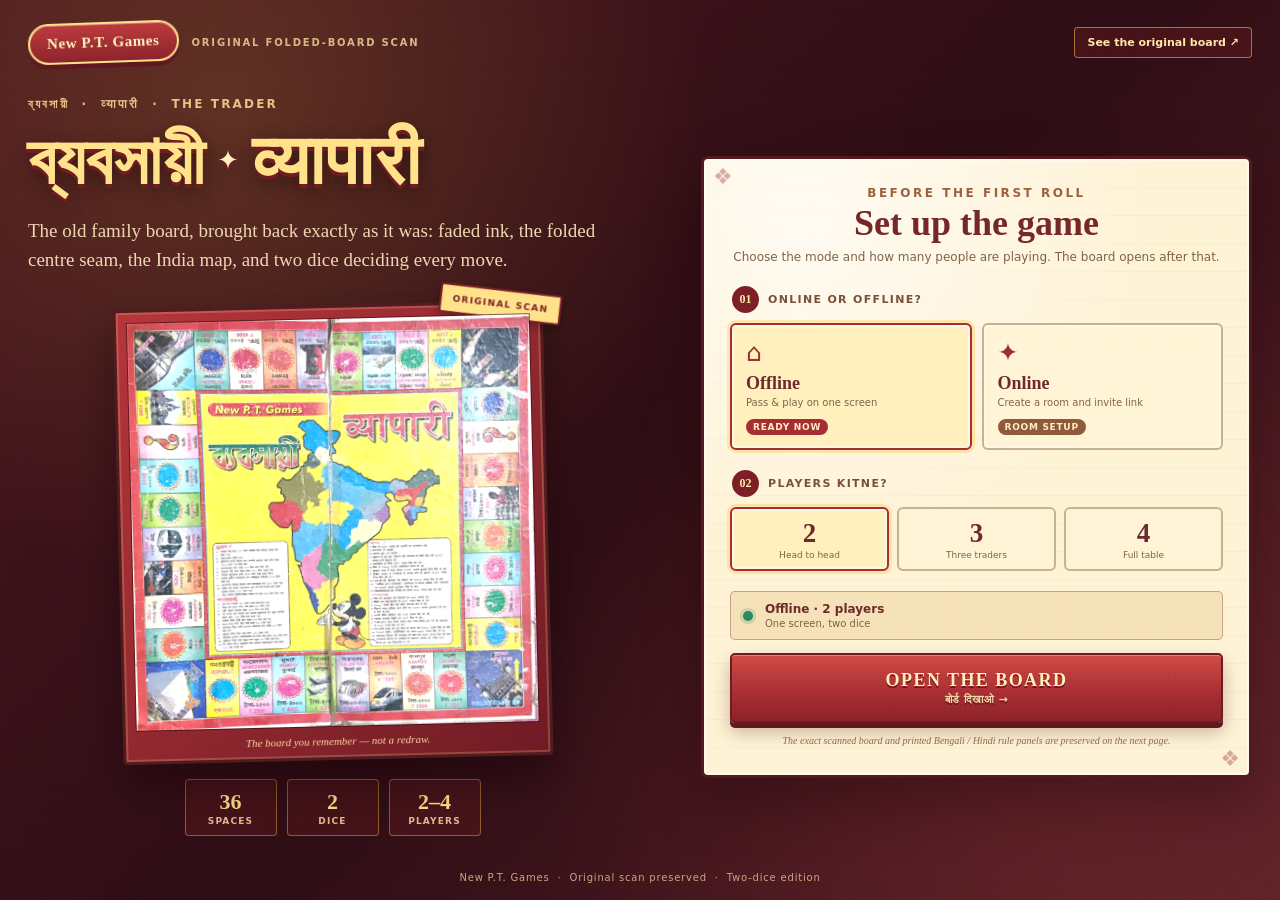
<file: index.html>
<!doctype html>
<html lang="en" data-page="landing">
<head>
  <meta charset="utf-8">
  <meta name="viewport" content="width=device-width, initial-scale=1">
  <meta name="theme-color" content="#7f1d25">
  <meta name="description" content="Choose online or offline play and the number of players, then open the original Vyapari / ব্যবসায়ী board.">
  <title>ব্যবসায়ী · व्यापारी — Start</title>
  <link rel="stylesheet" href="style.css?v=3">
  <link rel="preload" as="image" href="assets/vyapari-board.jpg">
</head>
<body class="landing-page" data-mode="offline">
  <div class="page-grain" aria-hidden="true"></div>

  <div class="landing-shell">
    <header class="landing-header">
      <a class="brand-lockup" href="index.html" aria-label="Vyapari home">
        <span class="brand-ribbon">New P.T. Games</span>
        <span class="brand-sub">original folded-board scan</span>
      </a>
      <a class="landing-help" href="assets/vyapari-board.jpg" target="_blank" rel="noopener">See the original board ↗</a>
    </header>

    <main class="landing-grid">
      <section class="hero-panel" aria-labelledby="heroTitle">
        <p class="hero-kicker">ব্যবসায়ী &nbsp;·&nbsp; व्यापारी &nbsp;·&nbsp; The Trader</p>
        <h1 id="heroTitle">
          <span lang="bn">ব্যবসায়ী</span>
          <span class="hero-dot" aria-hidden="true">✦</span>
          <span lang="hi">व्यापारी</span>
        </h1>
        <p class="hero-lead">The old family board, brought back exactly as it was: faded ink, the folded centre seam, the India map, and two dice deciding every move.</p>

        <div class="hero-board-card">
          <span class="hero-board-stamp">ORIGINAL SCAN</span>
          <img src="assets/vyapari-board.jpg" alt="Preview of the original scanned Vyapari board with its red frame, India map and illustrated perimeter squares.">
          <div class="hero-board-caption">The board you remember — not a redraw.</div>
        </div>

        <dl class="hero-facts">
          <div><dt>36</dt><dd>spaces</dd></div>
          <div><dt>2</dt><dd>dice</dd></div>
          <div><dt>2–4</dt><dd>players</dd></div>
        </dl>
      </section>

      <section class="setup-panel" aria-labelledby="setupTitle">
        <div class="setup-panel-head">
          <p class="kicker">Before the first roll</p>
          <h2 id="setupTitle">Set up the game</h2>
          <p>Choose the mode and how many people are playing. The board opens after that.</p>
        </div>

        <form id="setupForm" action="board.html" method="get">
          <input type="hidden" name="room" id="roomInput" value="VY-6F2K9Q">

          <fieldset class="setup-step">
            <legend><span>01</span> Online or offline?</legend>
            <div class="mode-grid">
              <input type="radio" name="mode" id="modeOffline" value="offline" checked>
              <label class="mode-card" for="modeOffline">
                <span class="mode-icon" aria-hidden="true">⌂</span>
                <strong>Offline</strong>
                <small>Pass &amp; play on one screen</small>
                <em>Ready now</em>
              </label>

              <input type="radio" name="mode" id="modeOnline" value="online">
              <label class="mode-card" for="modeOnline">
                <span class="mode-icon" aria-hidden="true">✦</span>
                <strong>Online</strong>
                <small>Create a room and invite link</small>
                <em>Room setup</em>
              </label>
            </div>
          </fieldset>

          <div class="online-room" id="onlineRoom" hidden>
            <div class="room-code-row">
              <span>Room code</span>
              <code id="roomCode">VY-6F2K9Q</code>
            </div>
            <label for="inviteLink">Invite link</label>
            <div class="invite-row">
              <input id="inviteLink" type="text" readonly aria-label="Invite link">
              <button type="button" id="copyInvite">Copy</button>
            </div>
            <p>Share this link to open the same room. This first build shows the board in room-preview mode; live cross-device moves are the next step.</p>
          </div>

          <fieldset class="setup-step">
            <legend><span>02</span> Players kitne?</legend>
            <div class="player-grid">
              <input type="radio" name="players" id="players2" value="2" checked>
              <label for="players2"><strong>2</strong><small>Head to head</small></label>
              <input type="radio" name="players" id="players3" value="3">
              <label for="players3"><strong>3</strong><small>Three traders</small></label>
              <input type="radio" name="players" id="players4" value="4">
              <label for="players4"><strong>4</strong><small>Full table</small></label>
            </div>
          </fieldset>

          <div class="setup-summary" id="setupSummary" aria-live="polite">
            <span class="summary-dot" aria-hidden="true"></span>
            <strong>Offline · 2 players</strong>
            <small>One screen, two dice</small>
          </div>

          <button class="start-button" type="submit">
            <span>OPEN THE BOARD</span>
            <small>बोर्ड दिखाओ →</small>
          </button>
          <p class="setup-note">The exact scanned board and printed Bengali / Hindi rule panels are preserved on the next page.</p>
        </form>
      </section>
    </main>

    <footer class="landing-footer">
      <span>New P.T. Games</span>
      <span aria-hidden="true">·</span>
      <span>Original scan preserved</span>
      <span aria-hidden="true">·</span>
      <span>Two-dice edition</span>
    </footer>
  </div>

  <script src="landing.js?v=2"></script>
</body>
</html>
</file>
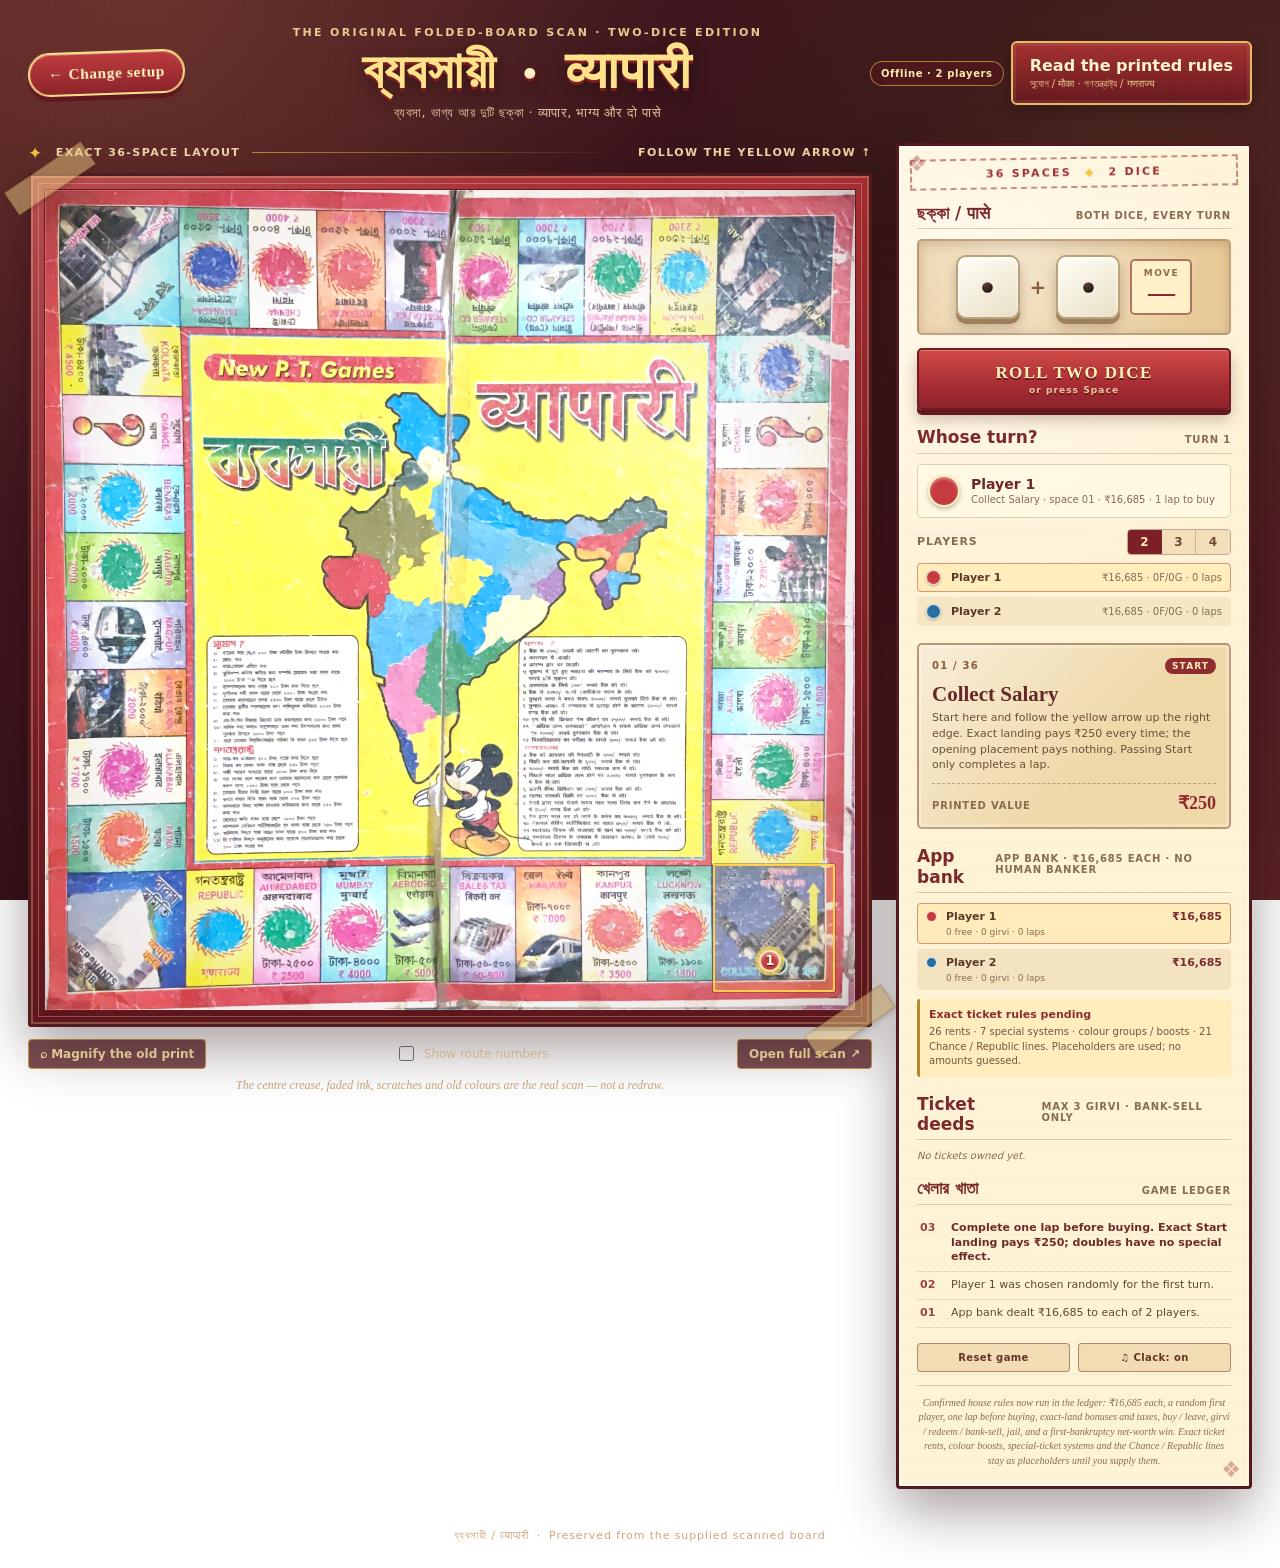
<file: board.html>
<!doctype html>
<html lang="en" data-page="board">
<head>
  <meta charset="utf-8">
  <meta name="viewport" content="width=device-width, initial-scale=1">
  <meta name="theme-color" content="#7f1d25">
  <meta name="description" content="Play on the faithful two-dice recreation of the original Vyapari / ব্যবসায়ী board.">
  <title>ব্যবসায়ী · व्यापारी — Board</title>
  <link rel="stylesheet" href="style.css?v=3">
  <link rel="preload" as="image" href="assets/vyapari-board.jpg">
</head>
<body class="board-page">
  <div class="page-grain" aria-hidden="true"></div>

  <header class="masthead board-masthead">
    <a class="maker-ribbon maker-link" href="index.html">← Change setup</a>
    <div class="masthead-title">
      <p class="kicker">The original folded-board scan · two-dice edition</p>
      <h1>
        <span lang="bn">ব্যবসায়ী</span>
        <span class="title-dot" aria-hidden="true">•</span>
        <span lang="hi">व्यापारी</span>
      </h1>
      <p class="subtitle">ব্যবসা, ভাগ্য আর দুটি ছক্কা · व्यापार, भाग्य और दो पासे</p>
    </div>
    <div class="masthead-actions">
      <span class="setup-status" id="setupStatus">Offline · 2 players</span>
      <button class="invite-button" id="inviteButton" type="button" hidden>Copy invite link</button>
      <button class="rules-button" id="rulesButton" type="button">
        <span>Read the printed rules</span>
        <small>সুযোগ / मौका · গণতন্ত্রাষ্ট্র / गणराज्य</small>
      </button>
    </div>
  </header>

  <div class="online-banner" id="onlineBanner" role="status" hidden>
    <strong>Online room ready.</strong>
    <span id="onlineBannerText">Share the invite link. Live cross-device play is the next build; this board is in room-preview mode.</span>
  </div>

  <main class="cabinet">
    <section class="board-column" aria-label="Original Vyapari board">
      <div class="board-caption">
        <span class="caption-mark">✦</span>
        <span>Exact 36-space layout</span>
        <span class="caption-rule" aria-hidden="true"></span>
        <span>Follow the yellow arrow ↑</span>
      </div>

      <div class="board-frame">
        <span class="tape tape-tl" aria-hidden="true"></span>
        <span class="tape tape-br" aria-hidden="true"></span>
        <div class="board" id="board">
          <img class="board-art" src="assets/vyapari-board.jpg" alt="The original scanned Vyapari board, with a map of India, bilingual city squares, rule panels, Mickey Mouse, four illustrated corners and a worn red border.">
          <div class="board-vignette" aria-hidden="true"></div>
          <div class="square-layer" id="squareLayer" aria-label="Board spaces"></div>
          <div class="token-layer" id="tokenLayer" aria-hidden="true"></div>
          <div class="board-tooltip" id="boardTooltip" role="tooltip"></div>
        </div>
      </div>

      <div class="board-tools">
        <button type="button" id="zoomButton" class="tool-button">⌕ Magnify the old print</button>
        <label class="switch-label">
          <input type="checkbox" id="routeToggle">
          <span>Show route numbers</span>
        </label>
        <a href="assets/vyapari-board.jpg" target="_blank" rel="noopener">Open full scan ↗</a>
      </div>
      <p class="board-note">The centre crease, faded ink, scratches and old colours are the real scan — not a redraw.</p>
    </section>

    <aside class="control-panel" aria-label="Dice and game controls">
      <div class="panel-stamp">36 SPACES <span>◆</span> 2 DICE</div>

      <section class="winner-panel" id="winnerPanel" role="status" aria-live="polite" hidden>
        <h2 id="winnerTitle">Game over</h2>
        <div class="winner-body" id="winnerBody"></div>
      </section>

      <div class="online-note" id="onlineNote" hidden>
        <strong>Room preview</strong>
        <span>Share the invite link from the top bar. Real-time cross-device sync will be connected in the next pass.</span>
      </div>

      <section class="dice-section" aria-labelledby="diceHeading">
        <div class="section-heading">
          <h2 id="diceHeading">ছক্কা / पासे</h2>
          <span>Both dice, every turn</span>
        </div>
        <div class="dice-tray">
          <div class="die" id="dieOne" aria-label="Die one, showing 1"></div>
          <span class="dice-plus" aria-hidden="true">+</span>
          <div class="die" id="dieTwo" aria-label="Die two, showing 1"></div>
          <div class="dice-total" aria-live="polite">
            <small>MOVE</small>
            <strong id="diceTotal">—</strong>
          </div>
        </div>
        <button class="roll-button" id="rollButton" type="button">
          <span>ROLL TWO DICE</span>
          <small>or press Space</small>
        </button>
      </section>

      <section class="turn-section" aria-labelledby="turnHeading">
        <div class="section-heading compact">
          <h2 id="turnHeading">Whose turn?</h2>
          <span id="turnCounter">Turn 1</span>
        </div>
        <div class="current-player">
          <span class="current-swatch" id="currentSwatch"></span>
          <div>
            <strong id="currentPlayerName">Player 1</strong>
            <small id="currentPlayerPosition">Collect Salary · space 01</small>
          </div>
        </div>
        <div class="player-count">
          <span>Players</span>
          <div class="segmented" role="group" aria-label="Number of players">
            <button type="button" data-count="2" class="active">2</button>
            <button type="button" data-count="3">3</button>
            <button type="button" data-count="4">4</button>
          </div>
        </div>
        <div class="player-list" id="playerList"></div>
      </section>

      <section class="square-card" id="squareCard" aria-live="polite">
        <div class="square-card-top">
          <span class="square-index" id="squareIndex">01 / 36</span>
          <span class="square-kind" id="squareKind">START</span>
        </div>
        <h2 id="squareName">Collect Salary</h2>
        <p id="squareNote">Start here and follow the yellow arrow up the right edge.</p>
        <div class="square-price">
          <span>Printed value</span>
          <strong id="squarePrice">₹250</strong>
        </div>
      </section>

      <section class="bank-section" aria-labelledby="bankHeading">
        <div class="section-heading compact">
          <h2 id="bankHeading">App bank</h2>
          <span id="bankSummary">₹16,685 each · no human banker</span>
        </div>
        <div class="bank-list" id="bankList"></div>
        <div class="pending-note" id="pendingNote"></div>
      </section>

      <section class="action-section" id="actionSection" aria-live="polite" hidden>
        <div class="section-heading compact">
          <h2 id="actionHeading">Your move</h2>
          <span id="actionHint"></span>
        </div>
        <div id="actionBody"></div>
      </section>

      <section class="deed-section" aria-labelledby="deedHeading">
        <div class="section-heading compact">
          <h2 id="deedHeading">Ticket deeds</h2>
          <span id="deedHint">Active player's tickets</span>
        </div>
        <div class="deed-actions" id="deedActions"></div>
      </section>

      <section class="log-section" aria-labelledby="logHeading">
        <div class="section-heading compact">
          <h2 id="logHeading">খেলার খাতা</h2>
          <span>Game ledger</span>
        </div>
        <ol class="game-log" id="gameLog"></ol>
      </section>

      <div class="panel-actions">
        <button type="button" id="resetButton" class="secondary-button">Reset game</button>
        <button type="button" id="soundButton" class="secondary-button" aria-pressed="true">♫ Clack: on</button>
      </div>
      <p class="prototype-note">Confirmed house rules now run in the ledger: ₹16,685 each, a random first player, one lap before buying, exact-land bonuses and taxes, buy / leave, girvi / redeem / bank-sell, jail, and a first-bankruptcy net-worth win. Exact ticket rents, colour boosts, special-ticket systems and the Chance / Republic lines stay as placeholders until you supply them.</p>
    </aside>
  </main>

  <footer class="site-footer">
    <span>ব্যবসায়ী / व्यापारी</span>
    <span aria-hidden="true">·</span>
    <span>Preserved from the supplied scanned board</span>
  </footer>

  <dialog class="rules-dialog" id="rulesDialog" aria-labelledby="rulesTitle">
    <div class="dialog-head">
      <div>
        <p class="kicker">As printed on the board</p>
        <h2 id="rulesTitle">সুযোগ? &nbsp;·&nbsp; मौका? &nbsp;·&nbsp; গণতন্ত্রাষ্ট্র &nbsp;·&nbsp; गणराज्य</h2>
      </div>
      <button type="button" class="dialog-close" data-close="rulesDialog" aria-label="Close rules">×</button>
    </div>
    <p class="dialog-intro">The left panel is in Bengali and the right panel in Hindi. Both are enlarged from the supplied scan; fold marks and fading have been left visible. The confirmed house rules are applied in the game ledger; the exact numbered lines are still being transcribed.</p>
    <div class="rules-pages">
      <figure>
        <img src="assets/rules-left.jpg" alt="Bengali-language Chance and Republic rule panel from the original board">
        <figcaption>বাংলা নিয়ম · Bengali panel</figcaption>
      </figure>
      <figure>
        <img src="assets/rules-right.jpg" alt="Hindi-language Chance and Republic rule panel from the original board">
        <figcaption>हिन्दी नियम · Hindi panel</figcaption>
      </figure>
    </div>
  </dialog>

  <dialog class="zoom-dialog" id="zoomDialog" aria-labelledby="zoomTitle">
    <div class="zoom-toolbar">
      <h2 id="zoomTitle">The original print, up close</h2>
      <div class="zoom-controls">
        <button type="button" id="zoomOut" aria-label="Zoom out">−</button>
        <output id="zoomLevel">180%</output>
        <button type="button" id="zoomIn" aria-label="Zoom in">+</button>
      </div>
      <button type="button" class="dialog-close" data-close="zoomDialog" aria-label="Close magnified board">×</button>
    </div>
    <div class="zoom-viewport" id="zoomViewport">
      <img id="zoomImage" src="assets/vyapari-board.jpg" alt="Magnified view of the original scanned Vyapari board">
    </div>
  </dialog>

  <script src="game.js?v=4"></script>
</body>
</html>
</file>
<file: style.css>
/* Vyapari — old printed-board cabinet */
:root {
  --maroon: #7d1f27;
  --maroon-dark: #491219;
  --red: #b7353c;
  --red-bright: #d94a48;
  --gold: #f4c542;
  --gold-soft: #ffe28a;
  --mustard: #f5d34a;
  --cream: #f6e8c8;
  --paper: #fff3d6;
  --ink: #3a2118;
  --muted: #856c52;
  --teal: #226b68;
  --shadow: 0 22px 55px rgba(28, 5, 8, .38);
  --display: Georgia, "Times New Roman", "Noto Serif", serif;
  --ui: "Trebuchet MS", "Segoe UI", system-ui, sans-serif;
  --indic: "Noto Sans Devanagari", "Noto Sans Bengali", "Nirmala UI", "Mangal", "Vrinda", system-ui, sans-serif;
}

* { box-sizing: border-box; }

html { scroll-behavior: smooth; }

body {
  margin: 0;
  min-height: 100vh;
  color: var(--ink);
  font-family: var(--ui);
  background:
    radial-gradient(circle at 12% 0%, rgba(233, 150, 72, .18), transparent 34rem),
    radial-gradient(circle at 88% 16%, rgba(246, 205, 92, .10), transparent 30rem),
    linear-gradient(135deg, #532029 0%, #321017 48%, #5b2227 100%);
  background-attachment: fixed;
}

body::before {
  content: "";
  position: fixed;
  inset: 0;
  pointer-events: none;
  opacity: .22;
  background-image:
    repeating-linear-gradient(0deg, transparent 0 5px, rgba(255, 236, 181, .035) 5px 6px),
    repeating-linear-gradient(90deg, transparent 0 7px, rgba(255, 236, 181, .025) 7px 8px);
}

.page-grain {
  position: fixed;
  inset: 0;
  z-index: 100;
  pointer-events: none;
  opacity: .13;
  mix-blend-mode: overlay;
  background-image:
    radial-gradient(rgba(255, 255, 255, .55) .55px, transparent .75px),
    radial-gradient(rgba(0, 0, 0, .55) .55px, transparent .75px);
  background-size: 5px 5px, 7px 7px;
  background-position: 0 0, 3px 4px;
}

button, input { font: inherit; }

button { cursor: pointer; }

button:focus-visible, a:focus-visible, input:focus-visible, .square:focus-visible {
  outline: 3px solid var(--gold);
  outline-offset: 3px;
}

a { color: inherit; }

/* Masthead */
.masthead {
  max-width: 1440px;
  margin: 0 auto;
  padding: 26px 28px 18px;
  display: grid;
  grid-template-columns: auto 1fr auto;
  align-items: center;
  gap: 22px;
  color: var(--cream);
}

.maker-ribbon {
  padding: 11px 18px;
  border: 2px solid var(--gold-soft);
  border-radius: 999px;
  background: linear-gradient(180deg, #bd3b3d, #8c242c);
  box-shadow: inset 0 1px 0 rgba(255,255,255,.35), 0 5px 0 #5e1820;
  color: #fff4bd;
  font-family: var(--display);
  font-size: clamp(13px, 1.2vw, 17px);
  font-weight: 800;
  letter-spacing: .04em;
  white-space: nowrap;
  transform: rotate(-2deg);
}

.masthead-title { text-align: center; }

.kicker {
  margin: 0 0 5px;
  color: #e8c991;
  font-size: 11px;
  font-weight: 800;
  letter-spacing: .21em;
  text-transform: uppercase;
}

.masthead h1 {
  margin: 0;
  color: var(--gold-soft);
  font-family: var(--indic);
  font-size: clamp(30px, 4vw, 58px);
  font-weight: 800;
  line-height: 1.05;
  letter-spacing: .02em;
  text-shadow: 0 3px 0 #7d1d22, 0 6px 16px rgba(0,0,0,.4);
}

.masthead h1 .title-dot {
  margin: 0 .18em;
  color: #ffefc2;
  font-size: .6em;
  vertical-align: middle;
}

.subtitle {
  margin: 7px 0 0;
  color: #f1d7ad;
  font-family: var(--indic);
  font-size: 13px;
  letter-spacing: .03em;
  opacity: .9;
}

.rules-button {
  min-width: 210px;
  padding: 13px 17px;
  border: 2px solid #e6bb62;
  border-radius: 6px;
  color: #fff5ca;
  background: linear-gradient(180deg, rgba(170, 50, 50, .95), rgba(103, 25, 31, .95));
  box-shadow: inset 0 0 0 3px rgba(255,255,255,.07), 0 7px 18px rgba(0,0,0,.25);
  font-weight: 800;
  text-align: left;
  transition: transform .2s ease, filter .2s ease;
}

.rules-button:hover { transform: translateY(-2px); filter: brightness(1.12); }
.rules-button span, .rules-button small { display: block; }
.rules-button small {
  margin-top: 3px;
  color: #ecc98d;
  font-family: var(--indic);
  font-size: 10px;
  font-weight: 500;
}

/* Cabinet */
.cabinet {
  max-width: 1440px;
  margin: 0 auto;
  padding: 4px 28px 32px;
  display: grid;
  grid-template-columns: minmax(0, 1fr) 356px;
  align-items: start;
  gap: 24px;
}

.board-column { min-width: 0; }

.board-caption {
  max-width: 900px;
  margin: 0 auto 10px;
  display: flex;
  align-items: center;
  gap: 12px;
  color: #f2d6a8;
  font-size: 11px;
  font-weight: 800;
  letter-spacing: .13em;
  text-transform: uppercase;
}

.caption-mark { color: var(--gold); font-size: 17px; }
.caption-rule { height: 1px; flex: 1; background: linear-gradient(90deg, rgba(244,197,66,.6), transparent); }

.board-frame {
  position: relative;
  max-width: 900px;
  margin: 0 auto;
  padding: 13px;
  border: 3px solid #511b20;
  border-radius: 3px;
  background:
    linear-gradient(135deg, rgba(255,255,255,.14), transparent 35%),
    linear-gradient(180deg, #a92e35, #771c25 65%, #5c161e);
  box-shadow: var(--shadow), inset 0 0 0 2px rgba(255, 221, 144, .28);
}

.board-frame::before {
  content: "";
  position: absolute;
  inset: 7px;
  border: 1px solid rgba(255, 226, 156, .3);
  pointer-events: none;
}

.tape {
  position: absolute;
  z-index: 8;
  width: 92px;
  height: 27px;
  border: 1px solid rgba(108, 71, 22, .25);
  background: rgba(236, 205, 133, .48);
  box-shadow: 0 2px 5px rgba(0,0,0,.18);
  pointer-events: none;
  backdrop-filter: blur(.5px);
}

.tape-tl { top: -11px; left: -27px; transform: rotate(-34deg); }
.tape-br { right: -27px; bottom: -11px; transform: rotate(-34deg); }

.board {
  position: relative;
  width: 100%;
  aspect-ratio: 2672 / 2705;
  overflow: hidden;
  background: #b83b3f;
  border: 1px solid rgba(50, 12, 15, .65);
  isolation: isolate;
}

.board-art {
  position: absolute;
  z-index: 1;
  inset: 0;
  width: 100%;
  height: 100%;
  display: block;
  object-fit: fill;
  filter: saturate(1.06) contrast(1.02);
  user-select: none;
  -webkit-user-drag: none;
}

.board-vignette {
  position: absolute;
  z-index: 2;
  inset: 0;
  pointer-events: none;
  background:
    radial-gradient(ellipse at center, transparent 54%, rgba(84, 28, 13, .11) 88%, rgba(48, 10, 8, .22) 100%),
    linear-gradient(90deg, rgba(255,255,255,.025), transparent 20%, transparent 80%, rgba(255,255,255,.025));
  mix-blend-mode: multiply;
}

.square-layer, .token-layer {
  position: absolute;
  inset: 0;
  z-index: 3;
}

.token-layer { z-index: 4; pointer-events: none; }

.square {
  position: absolute;
  margin: 0;
  padding: 0;
  border: 1px solid transparent;
  border-radius: 2px;
  appearance: none;
  background: transparent;
  color: inherit;
  font: inherit;
  cursor: help;
  pointer-events: auto;
  transition: background-color .15s ease, border-color .15s ease, box-shadow .15s ease;
}

.square:hover, .square:focus-visible {
  border-color: rgba(255, 225, 100, .9);
  background: rgba(255, 221, 84, .16);
  box-shadow: inset 0 0 0 1px rgba(93, 42, 10, .25);
}

.square.active {
  border: 2px solid rgba(255, 211, 78, .95);
  background: rgba(255, 221, 84, .09);
  box-shadow: inset 0 0 16px rgba(255, 209, 62, .22), 0 0 0 1px rgba(92, 33, 15, .35);
}

.square.selected:not(.active) {
  border-color: rgba(255, 255, 255, .8);
  background: rgba(255, 255, 255, .09);
}

.square .num {
  position: absolute;
  top: 3px;
  left: 3px;
  display: none;
  min-width: 20px;
  padding: 1px 3px;
  border-radius: 3px;
  background: rgba(57, 20, 19, .88);
  color: var(--gold-soft);
  font-size: clamp(8px, .8vw, 11px);
  font-weight: 900;
  line-height: 1.3;
  text-align: center;
}

.board.show-route .square .num { display: block; }

.board-tooltip {
  position: absolute;
  z-index: 10;
  max-width: min(260px, 60%);
  padding: 7px 10px;
  border: 1px solid #e2b75a;
  border-radius: 4px;
  background: rgba(62, 20, 22, .95);
  color: #fff1c6;
  box-shadow: 0 8px 18px rgba(0,0,0,.35);
  font-size: 12px;
  font-weight: 700;
  line-height: 1.35;
  text-align: center;
  opacity: 0;
  pointer-events: none;
  transform: translate(-50%, calc(-100% - 10px));
  transition: opacity .12s ease;
}

.board-tooltip.visible { opacity: 1; }
.board-tooltip strong { display: block; }
.board-tooltip small { display: block; margin-top: 2px; color: #e6c37d; font-size: 10px; font-weight: 500; }

.token {
  position: absolute;
  display: grid;
  place-items: center;
  width: clamp(14px, 2.5%, 26px);
  aspect-ratio: 1;
  border: 2px solid rgba(255, 241, 191, .92);
  border-radius: 50%;
  color: #fff8dc;
  background: var(--token-color, #b7353c);
  box-shadow:
    inset 0 2px 3px rgba(255,255,255,.42),
    inset 0 -3px 5px rgba(0,0,0,.3),
    0 3px 6px rgba(0,0,0,.42);
  font-size: clamp(8px, 1vw, 12px);
  font-weight: 900;
  line-height: 1;
  text-shadow: 0 1px 1px rgba(0,0,0,.6);
  transform: translate(-50%, -50%);
  transition: left .16s linear, top .16s linear, transform .2s ease;
}

.token.active {
  z-index: 3;
  transform: translate(-50%, -50%) scale(1.12);
  box-shadow:
    inset 0 2px 3px rgba(255,255,255,.5),
    0 0 0 3px rgba(255, 219, 91, .72),
    0 4px 9px rgba(0,0,0,.45);
}

.board-tools {
  max-width: 900px;
  margin: 12px auto 0;
  display: flex;
  align-items: center;
  justify-content: space-between;
  flex-wrap: wrap;
  gap: 10px 16px;
  color: #f0d4a4;
  font-size: 12px;
}

.tool-button, .board-tools a {
  padding: 7px 11px;
  border: 1px solid rgba(244, 197, 66, .65);
  border-radius: 4px;
  color: #ffe9aa;
  background: rgba(83, 24, 29, .76);
  font-size: 12px;
  font-weight: 800;
  text-decoration: none;
}

.tool-button:hover, .board-tools a:hover { background: rgba(158, 48, 48, .85); }

.switch-label { display: inline-flex; align-items: center; gap: 7px; cursor: pointer; }
.switch-label input { width: 15px; height: 15px; accent-color: var(--gold); }

.board-note {
  max-width: 900px;
  margin: 9px auto 0;
  color: #c9a980;
  font-family: var(--display);
  font-size: 12px;
  font-style: italic;
  text-align: center;
}

/* Control panel */
.control-panel {
  position: sticky;
  top: 16px;
  padding: 18px;
  border: 3px solid #52191f;
  border-radius: 4px;
  background:
    radial-gradient(circle at 20% 10%, rgba(255,255,255,.55), transparent 20rem),
    repeating-linear-gradient(0deg, transparent 0 27px, rgba(128, 75, 35, .035) 27px 28px),
    var(--paper);
  box-shadow: var(--shadow), inset 0 0 0 2px rgba(255,255,255,.45);
}

.control-panel::before,
.control-panel::after {
  content: "❖";
  position: absolute;
  color: rgba(154, 48, 48, .38);
  font-size: 22px;
}

.control-panel::before { top: 5px; left: 8px; }
.control-panel::after { right: 8px; bottom: 4px; }

.panel-stamp {
  margin: -7px -7px 15px;
  padding: 7px 10px;
  border: 2px dashed rgba(140, 50, 48, .55);
  color: #9d3034;
  font-size: 11px;
  font-weight: 900;
  letter-spacing: .2em;
  text-align: center;
  transform: rotate(-1deg);
}

.panel-stamp span { margin: 0 7px; color: var(--gold); }

.section-heading {
  margin-bottom: 10px;
  display: flex;
  align-items: baseline;
  justify-content: space-between;
  gap: 8px;
  border-bottom: 1px solid rgba(112, 67, 37, .25);
  padding-bottom: 5px;
}

.section-heading h2 {
  margin: 0;
  color: #7c292c;
  font-family: var(--indic);
  font-size: 17px;
  line-height: 1.2;
}

.section-heading span { color: var(--muted); font-size: 10px; font-weight: 800; letter-spacing: .08em; text-transform: uppercase; }
.section-heading.compact { margin-top: 17px; }

.dice-tray {
  padding: 14px 10px;
  display: flex;
  align-items: center;
  justify-content: center;
  gap: 10px;
  border: 2px solid rgba(110, 55, 34, .35);
  border-radius: 5px;
  background:
    radial-gradient(circle at 30% 20%, rgba(255,255,255,.5), transparent 12rem),
    #e8cc9a;
  box-shadow: inset 0 3px 12px rgba(89, 48, 22, .22);
}

.die {
  width: 64px;
  height: 64px;
  flex: 0 0 64px;
  padding: 8px;
  display: grid;
  grid-template-columns: repeat(3, 1fr);
  grid-template-rows: repeat(3, 1fr);
  gap: 3px;
  border: 2px solid #b9a17a;
  border-radius: 10px;
  background: linear-gradient(145deg, #fffef6, #eadfc5);
  box-shadow: inset 0 2px 5px rgba(255,255,255,.9), 0 5px 0 #9d805b, 0 8px 12px rgba(58, 25, 10, .24);
}

.die.rolling { animation: dice-shake .14s infinite linear; }

.pip {
  width: 100%;
  aspect-ratio: 1;
  border-radius: 50%;
  align-self: center;
  justify-self: center;
  transform: scale(.82);
}

.pip.on {
  background: radial-gradient(circle at 35% 30%, #5e3b32, #241915 70%);
  box-shadow: inset 0 1px 1px rgba(255,255,255,.25);
}

@keyframes dice-shake {
  0% { transform: translate(0, 0) rotate(-3deg); }
  25% { transform: translate(2px, -2px) rotate(4deg); }
  50% { transform: translate(-2px, 1px) rotate(-4deg); }
  75% { transform: translate(1px, 2px) rotate(3deg); }
  100% { transform: translate(0, 0) rotate(-2deg); }
}

.dice-plus { color: #8b5b3d; font-size: 20px; font-weight: 900; }

.dice-total {
  min-width: 62px;
  padding: 7px 5px;
  border: 2px solid rgba(125, 31, 39, .6);
  border-radius: 5px;
  background: #fff0c7;
  text-align: center;
}

.dice-total small { display: block; color: #8d6d4c; font-size: 9px; font-weight: 900; letter-spacing: .16em; }
.dice-total strong { display: block; color: #8b242b; font-family: var(--display); font-size: 27px; line-height: 1.05; }

.roll-button {
  width: 100%;
  margin-top: 13px;
  padding: 13px 12px;
  border: 2px solid #6d1c21;
  border-radius: 5px;
  color: #fff2b8;
  background: linear-gradient(180deg, #d04b46, #a72d34 60%, #8d222a);
  box-shadow: inset 0 1px 0 rgba(255,255,255,.3), 0 5px 0 #611820, 0 9px 15px rgba(71, 22, 17, .28);
  font-family: var(--display);
  font-size: 17px;
  font-weight: 900;
  letter-spacing: .08em;
  text-shadow: 0 2px 0 rgba(71, 17, 19, .7);
  transition: transform .12s ease, box-shadow .12s ease, filter .12s ease;
}

.roll-button:hover:not(:disabled) { filter: brightness(1.08); transform: translateY(-1px); }
.roll-button:active:not(:disabled) { transform: translateY(4px); box-shadow: inset 0 1px 0 rgba(255,255,255,.2), 0 1px 0 #611820; }
.roll-button:disabled { cursor: wait; filter: grayscale(.35) brightness(.9); }
.roll-button span, .roll-button small { display: block; }
.roll-button small { margin-top: 2px; font-family: var(--ui); font-size: 9px; font-weight: 700; letter-spacing: .12em; opacity: .78; }

.current-player {
  padding: 10px;
  display: flex;
  align-items: center;
  gap: 11px;
  border: 1px solid rgba(122, 64, 38, .24);
  border-radius: 5px;
  background: rgba(255, 250, 228, .72);
}

.current-swatch {
  width: 32px;
  height: 32px;
  flex: 0 0 32px;
  border: 2px solid #fff2c4;
  border-radius: 50%;
  background: var(--current-color, #b7353c);
  box-shadow: inset 0 2px 3px rgba(255,255,255,.4), 0 2px 4px rgba(0,0,0,.25);
}

.current-player strong { display: block; color: #6d2728; font-size: 14px; }
.current-player small { display: block; margin-top: 2px; color: var(--muted); font-size: 10px; }

.player-count {
  margin: 11px 0 8px;
  display: flex;
  align-items: center;
  justify-content: space-between;
  color: var(--muted);
  font-size: 11px;
  font-weight: 800;
  letter-spacing: .08em;
  text-transform: uppercase;
}

.segmented { display: inline-flex; border: 1px solid rgba(105, 54, 34, .4); border-radius: 4px; overflow: hidden; }
.segmented button {
  width: 34px;
  padding: 5px 0;
  border: 0;
  border-right: 1px solid rgba(105, 54, 34, .25);
  background: #f2dfba;
  color: #6d4b35;
  font-size: 12px;
  font-weight: 900;
}
.segmented button:last-child { border-right: 0; }
.segmented button.active { background: var(--maroon); color: #ffebad; }

.player-list { display: grid; gap: 5px; }
.player-card {
  padding: 6px 8px;
  display: grid;
  grid-template-columns: 17px 1fr auto;
  align-items: center;
  gap: 8px;
  border: 1px solid transparent;
  border-radius: 4px;
  background: rgba(228, 202, 159, .35);
  font-size: 11px;
}
.player-card.active { border-color: rgba(173, 65, 53, .5); background: rgba(255, 235, 180, .8); }
.player-card .swatch { width: 15px; height: 15px; border: 1px solid rgba(255,255,255,.8); border-radius: 50%; background: var(--player-color); box-shadow: 0 1px 3px rgba(0,0,0,.25); }
.player-card strong { color: #5c3628; }
.player-card .pos { color: var(--muted); font-size: 10px; white-space: nowrap; }

.square-card {
  margin-top: 17px;
  padding: 13px;
  border: 2px solid rgba(117, 52, 34, .42);
  border-radius: 5px;
  background:
    linear-gradient(135deg, rgba(255,255,255,.55), transparent 60%),
    #efd8a8;
  box-shadow: inset 0 0 0 3px rgba(255,255,255,.22);
}

.square-card-top { display: flex; align-items: center; justify-content: space-between; gap: 8px; }
.square-index { color: #8a5a3d; font-size: 10px; font-weight: 900; letter-spacing: .12em; }
.square-kind {
  padding: 3px 7px;
  border-radius: 999px;
  background: #8f2c31;
  color: #ffedb9;
  font-size: 9px;
  font-weight: 900;
  letter-spacing: .12em;
}
.square-card h2 { margin: 9px 0 4px; color: #65272a; font-family: var(--display); font-size: 21px; line-height: 1.1; }
.square-card p { margin: 0; color: #6d4d37; font-size: 11px; line-height: 1.45; }
.square-price {
  margin-top: 10px;
  padding-top: 8px;
  display: flex;
  align-items: baseline;
  justify-content: space-between;
  border-top: 1px dashed rgba(112, 67, 37, .4);
  color: #8a6a4c;
  font-size: 10px;
  font-weight: 800;
  letter-spacing: .08em;
  text-transform: uppercase;
}
.square-price strong { color: #8f2c31; font-family: var(--display); font-size: 18px; letter-spacing: 0; text-transform: none; }

.game-log {
  max-height: 156px;
  margin: 0;
  padding: 0;
  overflow-y: auto;
  list-style: none;
  scrollbar-color: #a66d4d #ecd9b2;
  scrollbar-width: thin;
}

.game-log li {
  padding: 6px 3px;
  display: grid;
  grid-template-columns: 24px 1fr;
  gap: 7px;
  border-bottom: 1px dotted rgba(112, 67, 37, .28);
  color: #614631;
  font-size: 11px;
  line-height: 1.35;
}
.game-log li span { color: #a23e3c; font-weight: 900; }
.game-log li p { margin: 0; }
.game-log li:first-child { color: #70292b; font-weight: 700; }

.panel-actions { margin-top: 15px; display: grid; grid-template-columns: 1fr 1fr; gap: 8px; }
.secondary-button {
  padding: 8px 6px;
  border: 1px solid rgba(107, 54, 35, .5);
  border-radius: 4px;
  color: #653427;
  background: #f1dcb4;
  font-size: 10px;
  font-weight: 900;
  letter-spacing: .04em;
}
.secondary-button:hover { background: #fff0c8; }
.secondary-button[aria-pressed="false"] { opacity: .62; }

.prototype-note {
  margin: 13px 0 0;
  padding-top: 10px;
  border-top: 1px solid rgba(112, 67, 37, .25);
  color: #8a6b50;
  font-family: var(--display);
  font-size: 10px;
  font-style: italic;
  line-height: 1.45;
  text-align: center;
}

.site-footer {
  padding: 8px 20px 26px;
  display: flex;
  justify-content: center;
  gap: 8px;
  color: #c9a77e;
  font-family: var(--indic);
  font-size: 11px;
  letter-spacing: .08em;
}

/* Dialogs */
dialog {
  padding: 0;
  border: 3px solid #5d1c22;
  border-radius: 7px;
  color: var(--ink);
  background: var(--paper);
  box-shadow: 0 30px 80px rgba(0,0,0,.55);
}

dialog::backdrop { background: rgba(30, 8, 10, .76); backdrop-filter: blur(3px); }
.rules-dialog { width: min(1050px, 94vw); max-height: 92vh; }
.rules-dialog[open], .zoom-dialog[open] { display: flex; flex-direction: column; }

.dialog-head, .zoom-toolbar {
  padding: 14px 18px;
  display: flex;
  align-items: center;
  justify-content: space-between;
  gap: 14px;
  border-bottom: 2px solid rgba(122, 52, 38, .28);
  background: linear-gradient(180deg, #fff4d8, #ecd2a5);
}

.dialog-head .kicker { color: #9c623e; }
.dialog-head h2 { margin: 0; color: #79292c; font-family: var(--indic); font-size: clamp(16px, 2.2vw, 25px); }

.dialog-close {
  width: 36px;
  height: 36px;
  flex: 0 0 36px;
  border: 2px solid #8c3434;
  border-radius: 50%;
  color: #fff0c6;
  background: #a6383b;
  font-size: 23px;
  line-height: 1;
}
.dialog-close:hover { background: #c14a48; }

.dialog-intro { margin: 0; padding: 10px 18px; color: #76573e; font-size: 12px; line-height: 1.45; }

.rules-pages {
  padding: 0 18px 18px;
  display: grid;
  grid-template-columns: 1fr 1fr;
  gap: 16px;
  overflow: auto;
}

.rules-pages figure { margin: 0; min-width: 0; }
.rules-pages img { width: 100%; display: block; border: 2px solid rgba(97, 53, 33, .45); background: white; }
.rules-pages figcaption { padding-top: 6px; color: #875e3e; font-family: var(--indic); font-size: 11px; font-weight: 700; text-align: center; }

.zoom-dialog { width: min(1200px, 96vw); height: min(920px, 94vh); max-height: 94vh; }
.zoom-toolbar h2 { margin: 0 auto 0 0; color: #79292c; font-family: var(--display); font-size: 18px; }

.zoom-controls {
  display: flex;
  align-items: center;
  gap: 5px;
  padding: 3px;
  border: 1px solid rgba(107, 54, 35, .45);
  border-radius: 5px;
  background: #fff0cd;
}
.zoom-controls button {
  width: 30px;
  height: 28px;
  border: 1px solid rgba(107, 54, 35, .35);
  border-radius: 3px;
  color: #742e2d;
  background: #f3dcb1;
  font-size: 19px;
  font-weight: 900;
}
.zoom-controls output { min-width: 52px; color: #6b4932; font-size: 11px; font-weight: 900; text-align: center; }
.zoom-controls button:disabled { opacity: .42; cursor: not-allowed; }

.zoom-viewport {
  flex: 1;
  overflow: auto;
  padding: 18px;
  background:
    repeating-linear-gradient(45deg, rgba(100, 50, 30, .04) 0 8px, transparent 8px 16px),
    #d5b98c;
  scrollbar-color: #8d3c37 #d5b98c;
}
.zoom-viewport img {
  display: block;
  max-width: none;
  margin: 0 auto;
  border: 2px solid rgba(75, 30, 20, .5);
  box-shadow: 0 12px 30px rgba(50, 20, 10, .35);
}

/* Responsive */
@media (max-width: 1120px) {
  .cabinet { grid-template-columns: 1fr; }
  .control-panel { position: static; max-width: 900px; width: 100%; margin: 8px auto 0; }
  .control-panel section, .control-panel .panel-actions, .control-panel .prototype-note { max-width: 700px; margin-left: auto; margin-right: auto; }
  .player-list { grid-template-columns: repeat(2, minmax(0, 1fr)); }
  .panel-actions { max-width: 360px; }
}

@media (max-width: 760px) {
  .masthead { grid-template-columns: 1fr; justify-items: center; gap: 12px; padding: 18px 16px 12px; }
  .maker-ribbon { transform: none; }
  .rules-button { text-align: center; }
  .cabinet { padding: 4px 14px 24px; }
  .board-caption { font-size: 9px; gap: 7px; }
  .board-frame { padding: 8px; }
  .tape { display: none; }
  .board-tools { justify-content: center; }
  .control-panel { padding: 15px; }
  .rules-dialog { width: 96vw; }
  .rules-pages { grid-template-columns: 1fr; }
  .zoom-toolbar { flex-wrap: wrap; }
  .zoom-toolbar h2 { width: 100%; }
}

@media (max-width: 430px) {
  .masthead h1 { font-size: 31px; }
  .subtitle { font-size: 11px; }
  .dice-tray { gap: 6px; padding: 11px 6px; }
  .die { width: 54px; height: 54px; flex-basis: 54px; padding: 6px; }
  .dice-total { min-width: 52px; }
  .player-list { grid-template-columns: 1fr; }
  .board-caption .caption-rule { display: none; }
  .board-caption { justify-content: center; flex-wrap: wrap; }
}

@media (prefers-reduced-motion: reduce) {
  *, *::before, *::after { scroll-behavior: auto !important; animation-duration: .001ms !important; transition-duration: .001ms !important; }
}

/* Landing page and setup flow */
.landing-page {
  background:
    radial-gradient(circle at 18% 12%, rgba(244, 197, 66, .16), transparent 30rem),
    radial-gradient(circle at 82% 80%, rgba(214, 75, 70, .16), transparent 32rem),
    linear-gradient(135deg, #4b1720 0%, #2e0d14 52%, #582028 100%);
  background-attachment: fixed;
}

.landing-shell {
  max-width: 1280px;
  min-height: 100vh;
  margin: 0 auto;
  padding: 22px 28px 18px;
  display: flex;
  flex-direction: column;
}

.landing-header {
  display: flex;
  align-items: center;
  justify-content: space-between;
  gap: 18px;
  color: var(--cream);
}

.brand-lockup {
  display: flex;
  align-items: center;
  gap: 13px;
  color: inherit;
  text-decoration: none;
}

.brand-ribbon {
  padding: 10px 17px;
  border: 2px solid var(--gold-soft);
  border-radius: 999px;
  color: #fff4bd;
  background: linear-gradient(180deg, #bd3b3d, #8c242c);
  box-shadow: inset 0 1px 0 rgba(255,255,255,.35), 0 5px 0 #5e1820;
  font-family: var(--display);
  font-size: 15px;
  font-weight: 800;
  letter-spacing: .04em;
  white-space: nowrap;
  transform: rotate(-2deg);
}

.brand-sub {
  color: #d7b887;
  font-size: 10px;
  font-weight: 800;
  letter-spacing: .18em;
  text-transform: uppercase;
}

.landing-help {
  padding: 8px 12px;
  border: 1px solid rgba(244, 197, 66, .55);
  border-radius: 4px;
  color: #ffe9aa;
  background: rgba(83, 24, 29, .65);
  font-size: 11px;
  font-weight: 800;
  text-decoration: none;
}

.landing-help:hover { background: rgba(158, 48, 48, .8); }

.landing-grid {
  flex: 1;
  padding: 34px 0 24px;
  display: grid;
  grid-template-columns: minmax(0, 1.05fr) minmax(360px, .95fr);
  align-items: center;
  gap: clamp(24px, 5vw, 64px);
}

.hero-panel { min-width: 0; }

.hero-kicker {
  margin: 0 0 12px;
  color: #e7c184;
  font-family: var(--indic);
  font-size: 12px;
  font-weight: 800;
  letter-spacing: .18em;
  text-transform: uppercase;
}

.hero-panel h1 {
  margin: 0;
  display: flex;
  flex-wrap: wrap;
  align-items: center;
  gap: 0 .18em;
  color: var(--gold-soft);
  font-family: var(--indic);
  font-size: clamp(40px, 5.4vw, 76px);
  font-weight: 800;
  line-height: 1.08;
  letter-spacing: .01em;
  text-shadow: 0 4px 0 #711c22, 0 8px 20px rgba(0,0,0,.42);
}

.hero-dot { color: #fff1bd; font-size: .38em; }

.hero-lead {
  max-width: 570px;
  margin: 18px 0 0;
  color: #eed8b3;
  font-family: var(--display);
  font-size: clamp(15px, 1.5vw, 19px);
  line-height: 1.55;
}

.hero-board-card {
  position: relative;
  width: min(430px, 86%);
  margin: 30px auto 20px;
  padding: 10px;
  border: 3px solid #511b20;
  border-radius: 4px;
  background: linear-gradient(135deg, #b5363b, #701b24);
  box-shadow: 0 22px 45px rgba(20, 3, 6, .48), inset 0 0 0 2px rgba(255, 220, 145, .22);
  transform: rotate(-1.4deg);
}

.hero-board-card img {
  width: 100%;
  display: block;
  border: 1px solid rgba(50, 12, 15, .6);
  filter: saturate(1.05) contrast(1.02);
}

.hero-board-stamp {
  position: absolute;
  top: -15px;
  right: -22px;
  padding: 8px 11px;
  border: 2px solid #7d2028;
  border-radius: 3px;
  color: #7d2028;
  background: var(--gold-soft);
  box-shadow: 0 4px 10px rgba(0,0,0,.3);
  font-size: 9px;
  font-weight: 900;
  letter-spacing: .14em;
  transform: rotate(8deg);
}

.hero-board-caption {
  margin-top: 8px;
  color: #f4d69f;
  font-family: var(--display);
  font-size: 11px;
  font-style: italic;
  text-align: center;
}

.hero-facts {
  margin: 18px 0 0;
  display: flex;
  justify-content: center;
  gap: 10px;
}

.hero-facts div {
  min-width: 92px;
  padding: 9px 12px;
  border: 1px solid rgba(244, 197, 66, .42);
  border-radius: 4px;
  background: rgba(83, 24, 29, .58);
  text-align: center;
}

.hero-facts dt { color: var(--gold-soft); font-family: var(--display); font-size: 22px; font-weight: 900; }
.hero-facts dd { margin: 1px 0 0; color: #dbbd91; font-size: 9px; font-weight: 800; letter-spacing: .13em; text-transform: uppercase; }

.setup-panel {
  position: relative;
  padding: 26px;
  border: 3px solid #52191f;
  border-radius: 7px;
  color: var(--ink);
  background:
    radial-gradient(circle at 18% 8%, rgba(255,255,255,.7), transparent 22rem),
    repeating-linear-gradient(0deg, transparent 0 27px, rgba(128, 75, 35, .035) 27px 28px),
    var(--paper);
  box-shadow: var(--shadow), inset 0 0 0 2px rgba(255,255,255,.5);
}

.setup-panel::before,
.setup-panel::after {
  content: "❖";
  position: absolute;
  color: rgba(154, 48, 48, .38);
  font-size: 22px;
}
.setup-panel::before { top: 5px; left: 9px; }
.setup-panel::after { right: 9px; bottom: 4px; }

.setup-panel-head { text-align: center; }
.setup-panel-head .kicker { color: #9c623e; }
.setup-panel-head h2 {
  margin: 2px 0 5px;
  color: #75272a;
  font-family: var(--display);
  font-size: clamp(27px, 3vw, 36px);
  line-height: 1.1;
}
.setup-panel-head p { margin: 0; color: #806247; font-size: 12px; line-height: 1.45; }

.setup-step { margin: 20px 0 0; padding: 0; border: 0; min-width: 0; }
.setup-step legend {
  width: 100%;
  margin-bottom: 10px;
  display: flex;
  align-items: center;
  gap: 9px;
  color: #795039;
  font-size: 11px;
  font-weight: 900;
  letter-spacing: .12em;
  text-transform: uppercase;
}
.setup-step legend span {
  width: 27px;
  height: 27px;
  display: grid;
  place-items: center;
  border: 2px solid #7d2028;
  border-radius: 50%;
  color: #ffebae;
  background: var(--maroon);
  font-family: var(--display);
  font-size: 12px;
  letter-spacing: 0;
}

.mode-grid { display: grid; grid-template-columns: 1fr 1fr; gap: 10px; }
.mode-grid input, .player-grid input {
  position: absolute;
  width: 1px;
  height: 1px;
  opacity: 0;
  pointer-events: none;
}

.mode-card {
  position: relative;
  display: block;
  padding: 15px 14px 13px;
  border: 2px solid rgba(112, 67, 37, .38);
  border-radius: 6px;
  background: #fff4d6;
  box-shadow: inset 0 0 0 2px rgba(255,255,255,.35);
  cursor: pointer;
  transition: transform .16s ease, border-color .16s ease, box-shadow .16s ease, background-color .16s ease;
}
.mode-card:hover { transform: translateY(-2px); border-color: rgba(167, 45, 52, .7); }
.mode-icon { display: block; color: #9d3034; font-size: 25px; line-height: 1; }
.mode-card strong { display: block; margin-top: 8px; color: #6d2a2c; font-family: var(--display); font-size: 18px; }
.mode-card small { display: block; margin-top: 2px; color: #806247; font-size: 10px; line-height: 1.35; }
.mode-card em {
  display: inline-block;
  margin-top: 10px;
  padding: 3px 7px;
  border-radius: 999px;
  color: #fff0c4;
  background: #8e5a3a;
  font-size: 9px;
  font-style: normal;
  font-weight: 900;
  letter-spacing: .08em;
  text-transform: uppercase;
}
.mode-grid input:checked + .mode-card {
  border-color: #a72d34;
  background: #fff0bd;
  box-shadow: inset 0 0 0 2px rgba(255,255,255,.55), 0 0 0 3px rgba(244, 197, 66, .35);
}
.mode-grid input:checked + .mode-card em { background: #a72d34; }
.mode-grid input:focus-visible + .mode-card, .player-grid input:focus-visible + label { outline: 3px solid var(--gold); outline-offset: 3px; }

.online-room {
  margin-top: 13px;
  padding: 12px;
  border: 1px dashed rgba(135, 63, 43, .6);
  border-radius: 6px;
  background: rgba(255, 239, 195, .7);
}
.online-room[hidden] { display: none; }
.room-code-row { display: flex; align-items: center; justify-content: space-between; gap: 10px; color: #805b3f; font-size: 10px; font-weight: 900; letter-spacing: .1em; text-transform: uppercase; }
.room-code-row code { padding: 4px 8px; border: 1px solid rgba(125, 32, 39, .4); border-radius: 4px; color: #84292e; background: #fff8df; font-size: 13px; letter-spacing: .12em; }
.online-room > label { display: block; margin: 10px 0 5px; color: #805b3f; font-size: 10px; font-weight: 900; letter-spacing: .1em; text-transform: uppercase; }
.invite-row { display: flex; gap: 6px; }
.invite-row input {
  min-width: 0;
  flex: 1;
  padding: 8px 9px;
  border: 1px solid rgba(112, 67, 37, .45);
  border-radius: 4px;
  color: #5f402d;
  background: #fffdf2;
  font-size: 10px;
}
.invite-row button {
  padding: 0 12px;
  border: 1px solid #6d1c21;
  border-radius: 4px;
  color: #fff0bd;
  background: #a6383b;
  font-size: 10px;
  font-weight: 900;
}
.invite-row button:hover { background: #c14a48; }
.online-room p { margin: 8px 0 0; color: #8a6b50; font-size: 10px; line-height: 1.4; }

.player-grid { display: grid; grid-template-columns: repeat(3, 1fr); gap: 8px; }
.player-grid label {
  padding: 11px 5px 9px;
  border: 2px solid rgba(112, 67, 37, .38);
  border-radius: 6px;
  background: #fff4d6;
  text-align: center;
  cursor: pointer;
  transition: transform .16s ease, border-color .16s ease, box-shadow .16s ease;
}
.player-grid label:hover { transform: translateY(-2px); border-color: rgba(167, 45, 52, .7); }
.player-grid label strong { display: block; color: #6d2a2c; font-family: var(--display); font-size: 27px; line-height: 1; }
.player-grid label small { display: block; margin-top: 3px; color: #806247; font-size: 9px; }
.player-grid input:checked + label {
  border-color: #a72d34;
  background: #fff0bd;
  box-shadow: inset 0 0 0 2px rgba(255,255,255,.55), 0 0 0 3px rgba(244, 197, 66, .35);
}

.setup-summary {
  margin: 20px 0 13px;
  padding: 10px 12px;
  display: grid;
  grid-template-columns: 12px 1fr;
  gap: 2px 10px;
  border: 1px solid rgba(125, 32, 39, .35);
  border-radius: 5px;
  background: rgba(240, 217, 170, .65);
}
.summary-dot { grid-row: span 2; width: 10px; height: 10px; align-self: center; border-radius: 50%; background: #2c8a62; box-shadow: 0 0 0 3px rgba(44, 138, 98, .2); }
.landing-page[data-mode="online"] .summary-dot { background: #d39a23; box-shadow: 0 0 0 3px rgba(211, 154, 35, .22); }
.setup-summary strong { color: #6d2a2c; font-size: 12px; }
.setup-summary small { color: #806247; font-size: 10px; }

.start-button {
  width: 100%;
  padding: 15px 12px;
  border: 2px solid #6d1c21;
  border-radius: 5px;
  color: #fff2b8;
  background: linear-gradient(180deg, #d04b46, #a72d34 60%, #8d222a);
  box-shadow: inset 0 1px 0 rgba(255,255,255,.3), 0 5px 0 #611820, 0 9px 18px rgba(71, 22, 17, .3);
  font-family: var(--display);
  font-size: 18px;
  font-weight: 900;
  letter-spacing: .08em;
  text-shadow: 0 2px 0 rgba(71, 17, 19, .7);
  transition: transform .12s ease, box-shadow .12s ease, filter .12s ease;
}
.start-button:hover { filter: brightness(1.08); transform: translateY(-1px); }
.start-button:active { transform: translateY(4px); box-shadow: inset 0 1px 0 rgba(255,255,255,.2), 0 1px 0 #611820; }
.start-button span, .start-button small { display: block; }
.start-button small { margin-top: 2px; font-family: var(--indic); font-size: 11px; font-weight: 700; letter-spacing: .04em; opacity: .86; }

.setup-note { margin: 11px 0 0; color: #8a6b50; font-family: var(--display); font-size: 10px; font-style: italic; line-height: 1.45; text-align: center; }

.landing-footer {
  padding-top: 12px;
  display: flex;
  justify-content: center;
  gap: 8px;
  color: #c9a77e;
  font-family: var(--indic);
  font-size: 10px;
  letter-spacing: .08em;
  text-align: center;
}

/* Board setup indicators */
.maker-link { display: inline-block; color: #fff4bd; text-decoration: none; }
.maker-link:hover { filter: brightness(1.15); }
.masthead-actions { display: flex; align-items: center; justify-content: flex-end; flex-wrap: wrap; gap: 7px; }
.setup-status {
  padding: 6px 10px;
  border: 1px solid rgba(244, 197, 66, .6);
  border-radius: 999px;
  color: #ffe9aa;
  background: rgba(83, 24, 29, .7);
  font-size: 10px;
  font-weight: 900;
  letter-spacing: .06em;
  white-space: nowrap;
}
.invite-button {
  padding: 7px 10px;
  border: 1px solid rgba(244, 197, 66, .65);
  border-radius: 4px;
  color: #ffe9aa;
  background: rgba(83, 24, 29, .76);
  font-size: 10px;
  font-weight: 900;
  white-space: nowrap;
}
.invite-button:hover { background: rgba(158, 48, 48, .85); }
.invite-button[hidden] { display: none; }

.online-banner {
  max-width: 1384px;
  margin: 0 auto 10px;
  padding: 9px 16px;
  display: flex;
  align-items: center;
  justify-content: center;
  gap: 8px;
  border: 1px solid rgba(244, 197, 66, .55);
  border-radius: 5px;
  color: #f6dfae;
  background: rgba(83, 24, 29, .72);
  font-size: 11px;
  line-height: 1.4;
  text-align: center;
}
.online-banner strong { color: var(--gold-soft); }
.online-banner[hidden] { display: none; }

.online-note {
  margin: -4px 0 14px;
  padding: 9px 10px;
  border-left: 3px solid #b8862c;
  border-radius: 3px;
  color: #75543c;
  background: rgba(255, 235, 180, .75);
  font-size: 10px;
  line-height: 1.4;
}
.online-note strong { display: block; color: #8a2e31; font-size: 11px; }
.online-note span { display: block; margin-top: 2px; }
.online-note[hidden] { display: none; }

@media (max-width: 1000px) {
  .landing-grid { grid-template-columns: 1fr; gap: 28px; padding-top: 26px; }
  .hero-panel { text-align: center; }
  .hero-lead { margin-left: auto; margin-right: auto; }
  .hero-board-card { width: min(380px, 82%); }
  .setup-panel { width: 100%; max-width: 620px; margin: 0 auto; }
  .masthead-actions { justify-content: center; }
}

@media (max-width: 620px) {
  .landing-shell { padding: 16px 14px 14px; }
  .landing-header { align-items: flex-start; }
  .brand-sub { display: none; }
  .landing-help { font-size: 10px; }
  .landing-grid { padding: 24px 0 18px; }
  .hero-panel h1 { font-size: 38px; }
  .hero-lead { font-size: 14px; }
  .hero-board-card { width: min(320px, 88%); }
  .hero-board-stamp { right: -10px; }
  .hero-facts { flex-wrap: wrap; }
  .hero-facts div { min-width: 78px; }
  .setup-panel { padding: 19px 15px; }
  .mode-grid { grid-template-columns: 1fr; }
  .mode-card { padding: 12px; }
  .mode-icon { display: inline-block; margin-right: 8px; }
  .mode-card strong { display: inline-block; margin-top: 0; }
  .mode-card small { margin-top: 5px; }
  .player-grid { gap: 5px; }
  .player-grid label { padding: 9px 3px; }
  .player-grid label strong { font-size: 23px; }
  .landing-footer { flex-wrap: wrap; }
  .board-masthead .maker-ribbon { font-size: 12px; }
  .rules-button { min-width: 0; }
  .online-banner { flex-direction: column; gap: 2px; margin-left: 14px; margin-right: 14px; }
}

/* Confirmed-rule ledger: bank, deeds, actions and winner */
[hidden] { display: none !important; }

.bank-section, .action-section, .deed-section { margin-top: 17px; }

.winner-panel {
  margin-bottom: 15px;
  padding: 12px 13px;
  border: 2px solid #6d1c21;
  border-radius: 5px;
  background: linear-gradient(180deg, #8f2c31, #5b1b22);
  color: #fff0bd;
  box-shadow: inset 0 0 0 2px rgba(255,255,255,.14);
}
.winner-panel h2 { margin: 0 0 8px; font-family: var(--display); font-size: 16px; letter-spacing: .03em; }
.winner-body { display: grid; gap: 4px; }
.score-row { display: flex; justify-content: space-between; gap: 10px; font-size: 11px; }
.score-row strong { color: var(--gold-soft); }
.score-row.out { opacity: .62; text-decoration: line-through; }

.bank-list { display: grid; gap: 5px; }
.bank-row {
  padding: 6px 8px;
  display: grid;
  grid-template-columns: 12px 1fr auto;
  align-items: center;
  gap: 4px 8px;
  border: 1px solid transparent;
  border-radius: 4px;
  background: rgba(228, 202, 159, .4);
  font-size: 11px;
}
.bank-row.active { border-color: rgba(173, 65, 53, .5); background: rgba(255, 235, 180, .82); }
.bank-row.out { opacity: .6; }
.bank-row strong { color: #5c3628; }
.bank-row > span:not(.bank-swatch) { color: #7a2c30; font-weight: 900; white-space: nowrap; }
.bank-row small { grid-column: 2 / -1; color: var(--muted); font-size: 9px; }
.bank-swatch { width: 11px; height: 11px; border-radius: 50%; background: var(--player-color); border: 1px solid rgba(255,255,255,.8); }

.pending-note {
  margin-top: 9px;
  padding: 8px 9px;
  border-left: 3px solid #b8862c;
  border-radius: 3px;
  background: rgba(255, 235, 180, .7);
  color: #75543c;
  font-size: 10px;
  line-height: 1.45;
}
.pending-note strong { display: block; color: #8a2e31; font-size: 11px; }
.pending-note span { display: block; margin-top: 2px; }

.action-section {
  padding: 11px;
  border: 2px solid rgba(167, 45, 52, .55);
  border-radius: 5px;
  background: rgba(255, 240, 198, .78);
}
.action-section p { margin: 0 0 8px; color: #6d4d37; font-size: 11px; line-height: 1.45; }
.action-fine { color: #8a5a3d !important; font-size: 10px !important; font-style: italic; }
.action-buttons, .deed-buttons { display: flex; flex-wrap: wrap; gap: 6px; }
.mini-button {
  padding: 6px 9px;
  border: 1px solid rgba(107, 54, 35, .55);
  border-radius: 4px;
  background: #f1dcb4;
  color: #653427;
  font-size: 10px;
  font-weight: 900;
  white-space: nowrap;
}
.mini-button:hover:not(:disabled) { background: #fff0c8; }
.mini-button.primary { border-color: #6d1c21; background: #a72d34; color: #ffedb9; }
.mini-button:disabled { cursor: not-allowed; opacity: .48; }

.deed-actions { display: grid; gap: 6px; }
.deed-row {
  padding: 7px 8px;
  display: grid;
  grid-template-columns: 1fr auto;
  align-items: center;
  gap: 8px;
  border: 1px solid rgba(112, 67, 37, .28);
  border-radius: 4px;
  background: rgba(240, 217, 170, .55);
}
.deed-row.mortgaged { background: rgba(210, 190, 160, .55); border-style: dashed; }
.deed-label strong { display: block; color: #5c3628; font-size: 11px; }
.deed-label small { display: block; color: var(--muted); font-size: 9px; margin-top: 2px; }
.deed-empty { margin: 0; color: var(--muted); font-size: 10px; font-style: italic; }

.player-card.out, .token.bankrupt { opacity: .42; }
.token.bankrupt { filter: grayscale(1); }

.square.owned::after {
  content: '';
  position: absolute;
  right: 8%;
  bottom: 10%;
  width: 10px;
  height: 10px;
  border-radius: 50%;
  background: var(--owner-color, #c53b3f);
  border: 1px solid #fff4d6;
  box-shadow: 0 0 0 1px rgba(58, 33, 24, .55);
  pointer-events: none;
}
.square.mortgaged::after {
  background: repeating-linear-gradient(45deg, var(--owner-color, #c53b3f) 0 3px, #f6e8c8 3px 5px);
}

@media (max-width: 620px) {
  .action-buttons, .deed-buttons { flex-direction: column; }
  .mini-button { width: 100%; }
  .deed-row { grid-template-columns: 1fr; }
}
</file>
